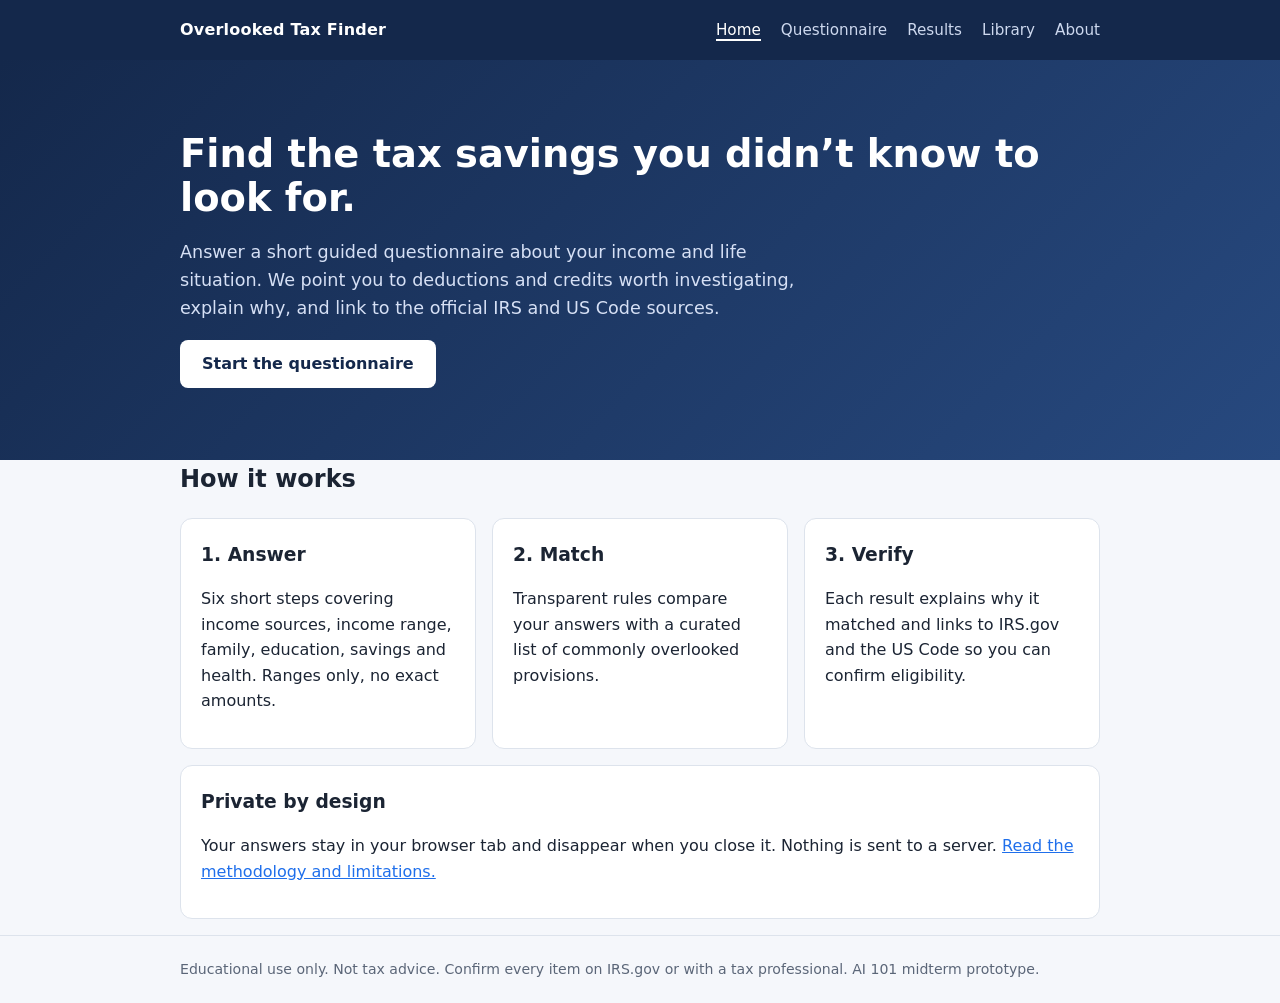
<file: index.html>
<!DOCTYPE html><html lang="en"><head><meta charset="utf-8"><meta name="viewport" content="width=device-width,initial-scale=1"><link rel="stylesheet" href="style.css"><title>Overlooked Tax Finder</title></head><body>
<section class="hero"><div class="wrap"><h1>Find the tax savings you didn’t know to look for.</h1>
<p>Answer a short guided questionnaire about your income and life situation. We point you to deductions and credits worth investigating, explain why, and link to the official IRS and US Code sources.</p>
<a class="btn" href="find.html">Start the questionnaire</a></div></section>
<main class="wrap"><h2>How it works</h2><div class="grid">
<div class="card"><h3>1. Answer</h3><p>Six short steps covering income sources, income range, family, education, savings and health. Ranges only, no exact amounts.</p></div>
<div class="card"><h3>2. Match</h3><p>Transparent rules compare your answers with a curated list of commonly overlooked provisions.</p></div>
<div class="card"><h3>3. Verify</h3><p>Each result explains why it matched and links to IRS.gov and the US Code so you can confirm eligibility.</p></div></div>
<div class="card"><h3>Private by design</h3><p>Your answers stay in your browser tab and disappear when you close it. Nothing is sent to a server. <a href="about.html">Read the methodology and limitations.</a></p></div></main>
<script src="site.js"></script></body></html>
</file>
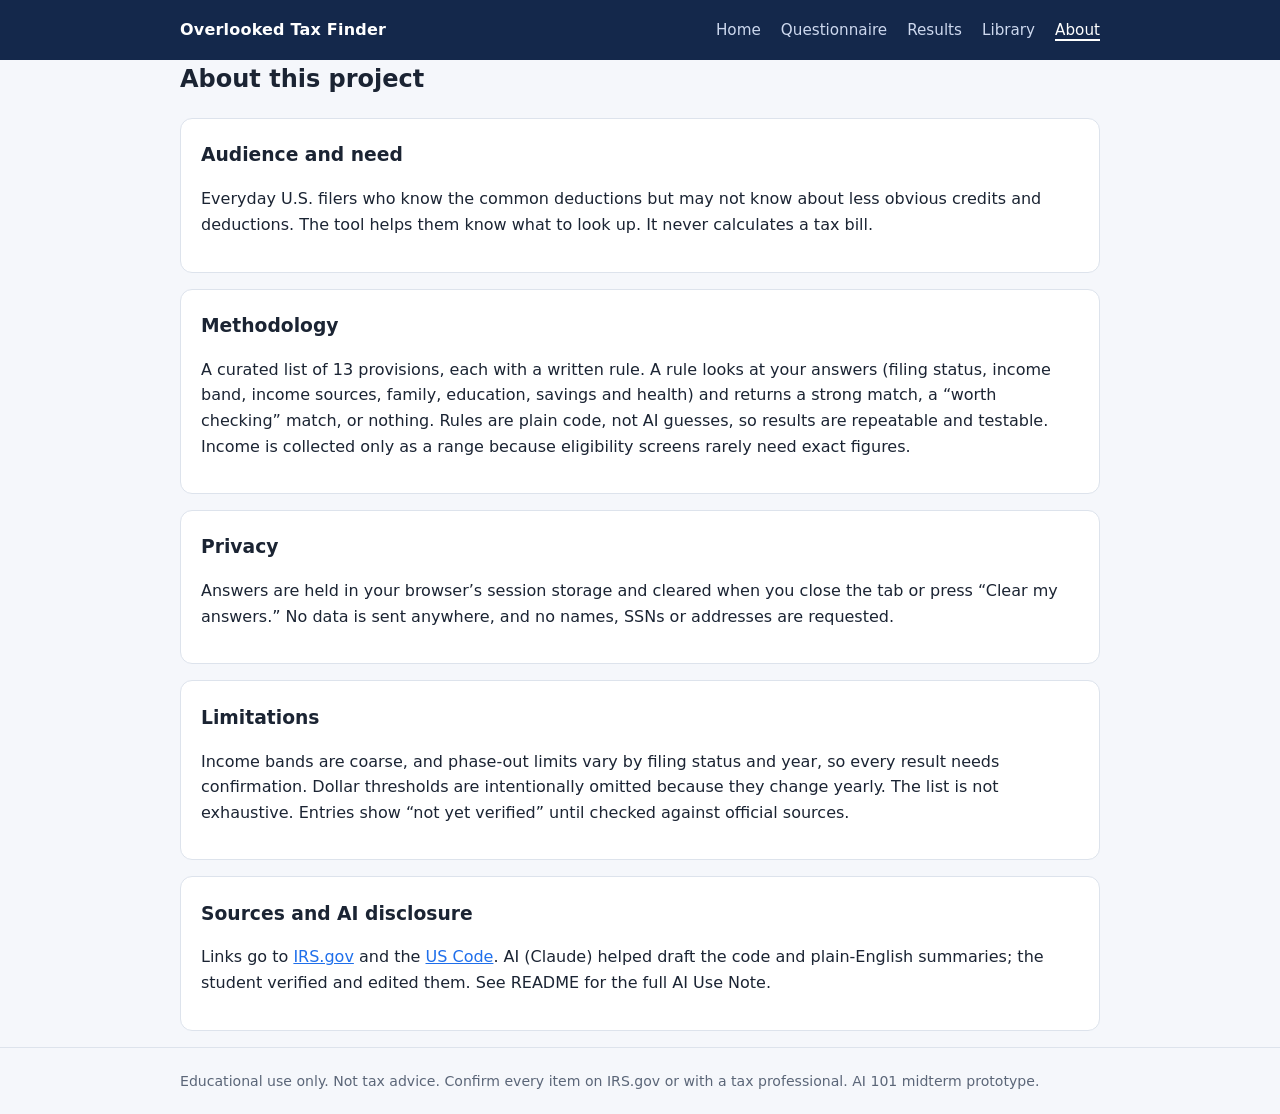
<file: about.html>
<!DOCTYPE html><html lang="en"><head><meta charset="utf-8"><meta name="viewport" content="width=device-width,initial-scale=1"><link rel="stylesheet" href="style.css"><title>About · Overlooked Tax Finder</title></head><body>
<main class="wrap"><h2>About this project</h2>
<div class="card"><h3>Audience and need</h3><p>Everyday U.S. filers who know the common deductions but may not know about less obvious credits and deductions. The tool helps them know what to look up. It never calculates a tax bill.</p></div>
<div class="card"><h3>Methodology</h3><p>A curated list of 13 provisions, each with a written rule. A rule looks at your answers (filing status, income band, income sources, family, education, savings and health) and returns a strong match, a “worth checking” match, or nothing. Rules are plain code, not AI guesses, so results are repeatable and testable. Income is collected only as a range because eligibility screens rarely need exact figures.</p></div>
<div class="card"><h3>Privacy</h3><p>Answers are held in your browser’s session storage and cleared when you close the tab or press “Clear my answers.” No data is sent anywhere, and no names, SSNs or addresses are requested.</p></div>
<div class="card"><h3>Limitations</h3><p>Income bands are coarse, and phase-out limits vary by filing status and year, so every result needs confirmation. Dollar thresholds are intentionally omitted because they change yearly. The list is not exhaustive. Entries show “not yet verified” until checked against official sources.</p></div>
<div class="card"><h3>Sources and AI disclosure</h3><p>Links go to <a href="https://www.irs.gov" target="_blank" rel="noopener">IRS.gov</a> and the <a href="https://uscode.house.gov" target="_blank" rel="noopener">US Code</a>. AI (Claude) helped draft the code and plain-English summaries; the student verified and edited them. See README for the full AI Use Note.</p></div></main>
<script src="site.js"></script></body></html>
</file>
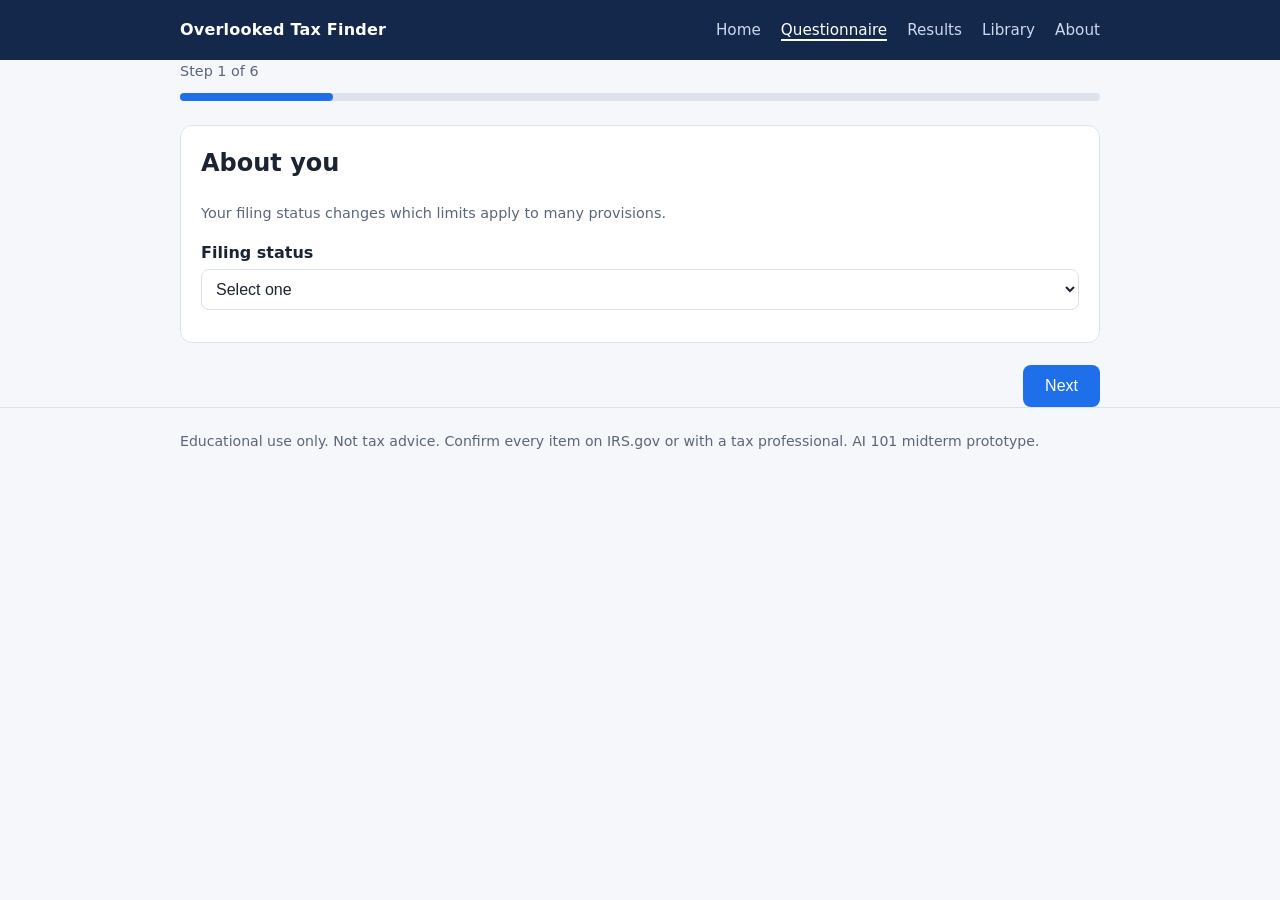
<file: find.html>
<!DOCTYPE html><html lang="en"><head><meta charset="utf-8"><meta name="viewport" content="width=device-width,initial-scale=1"><link rel="stylesheet" href="style.css"><title>Questionnaire · Overlooked Tax Finder</title></head><body>
<main class="wrap"><div id="step" class="mut"></div><div class="bar"><div id="p"></div></div>
<div class="card"><h2 id="t"></h2><p id="i" class="mut"></p><div id="f"></div></div>
<div class="row"><button class="btn alt" id="back">Back</button><button class="btn" id="next">Next</button></div></main>
<script src="data.js"></script><script src="site.js"></script><script>
const S=TAXDATA.sections,a=Site.load()||{};let i=0;
S.forEach(s=>s.fields.forEach(f=>{if(f.type==='select'&&a[f.key]===undefined)a[f.key]='';}));
function render(){const s=S[i];document.getElementById('step').textContent='Step '+(i+1)+' of '+S.length;
 document.getElementById('p').style.width=((i+1)/S.length*100)+'%';document.getElementById('t').textContent=s.title;document.getElementById('i').textContent=s.intro;
 const box=document.getElementById('f');box.replaceChildren();
 s.fields.filter(f=>!f.showIf||a[f.showIf]).forEach(f=>{const w=document.createElement('div'),l=document.createElement('label');
  if(f.type==='check'){w.className='field chk';const c=document.createElement('input');c.type='checkbox';c.checked=!!a[f.key];c.onchange=()=>{a[f.key]=c.checked};l.append(c,f.label);w.append(l)}
  else{w.className='field';l.textContent=f.label;const sel=document.createElement('select');[['','Select one'],...f.options].forEach(([v,t])=>{const o=document.createElement('option');o.value=v;o.textContent=t;sel.append(o)});sel.value=a[f.key];sel.onchange=()=>{a[f.key]=sel.value};w.append(l,sel)}
  box.append(w)});
 document.getElementById('back').style.visibility=i?'visible':'hidden';document.getElementById('next').textContent=i===S.length-1?'See my results':'Next';}
document.getElementById('back').onclick=()=>{Site.save(a);i--;render()};
document.getElementById('next').onclick=()=>{Site.save(a);if(i===S.length-1)location.href='results.html';else{i++;render();window.scrollTo(0,0)}};
render();</script></body></html>
</file>
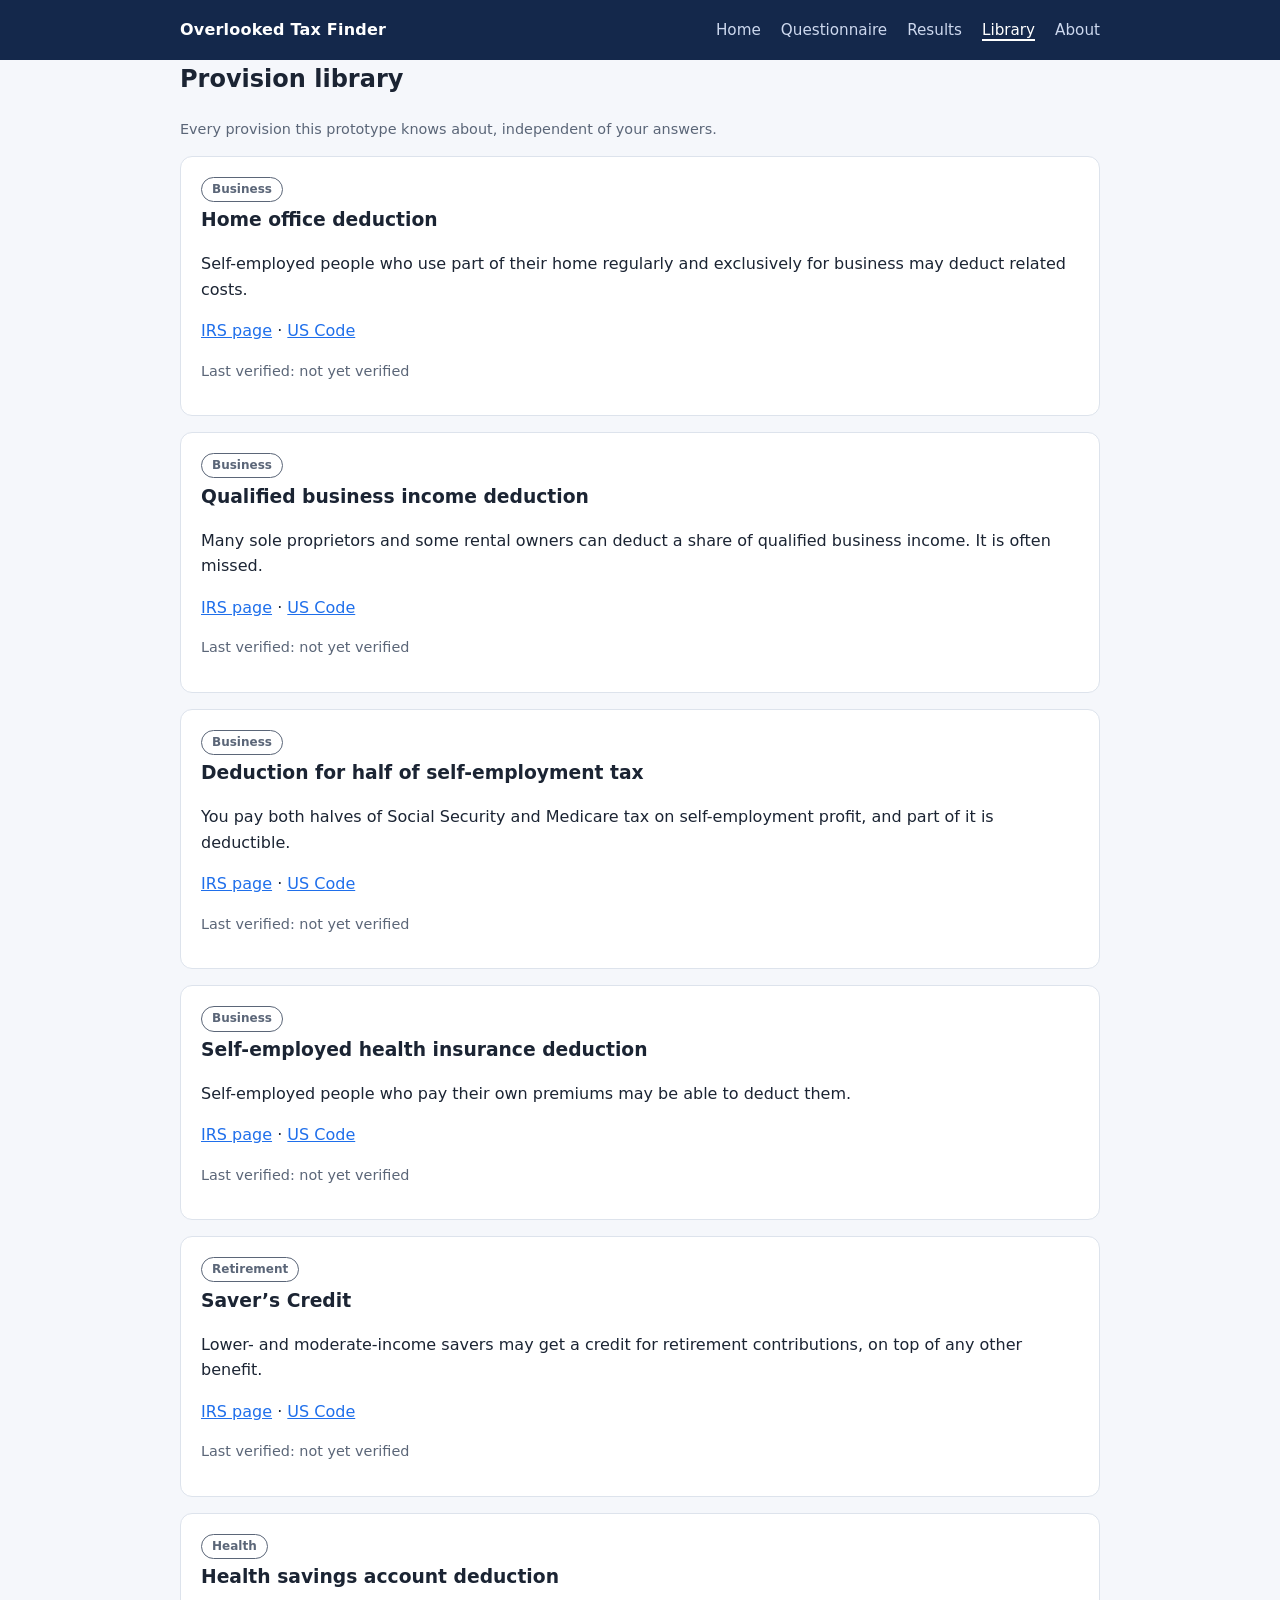
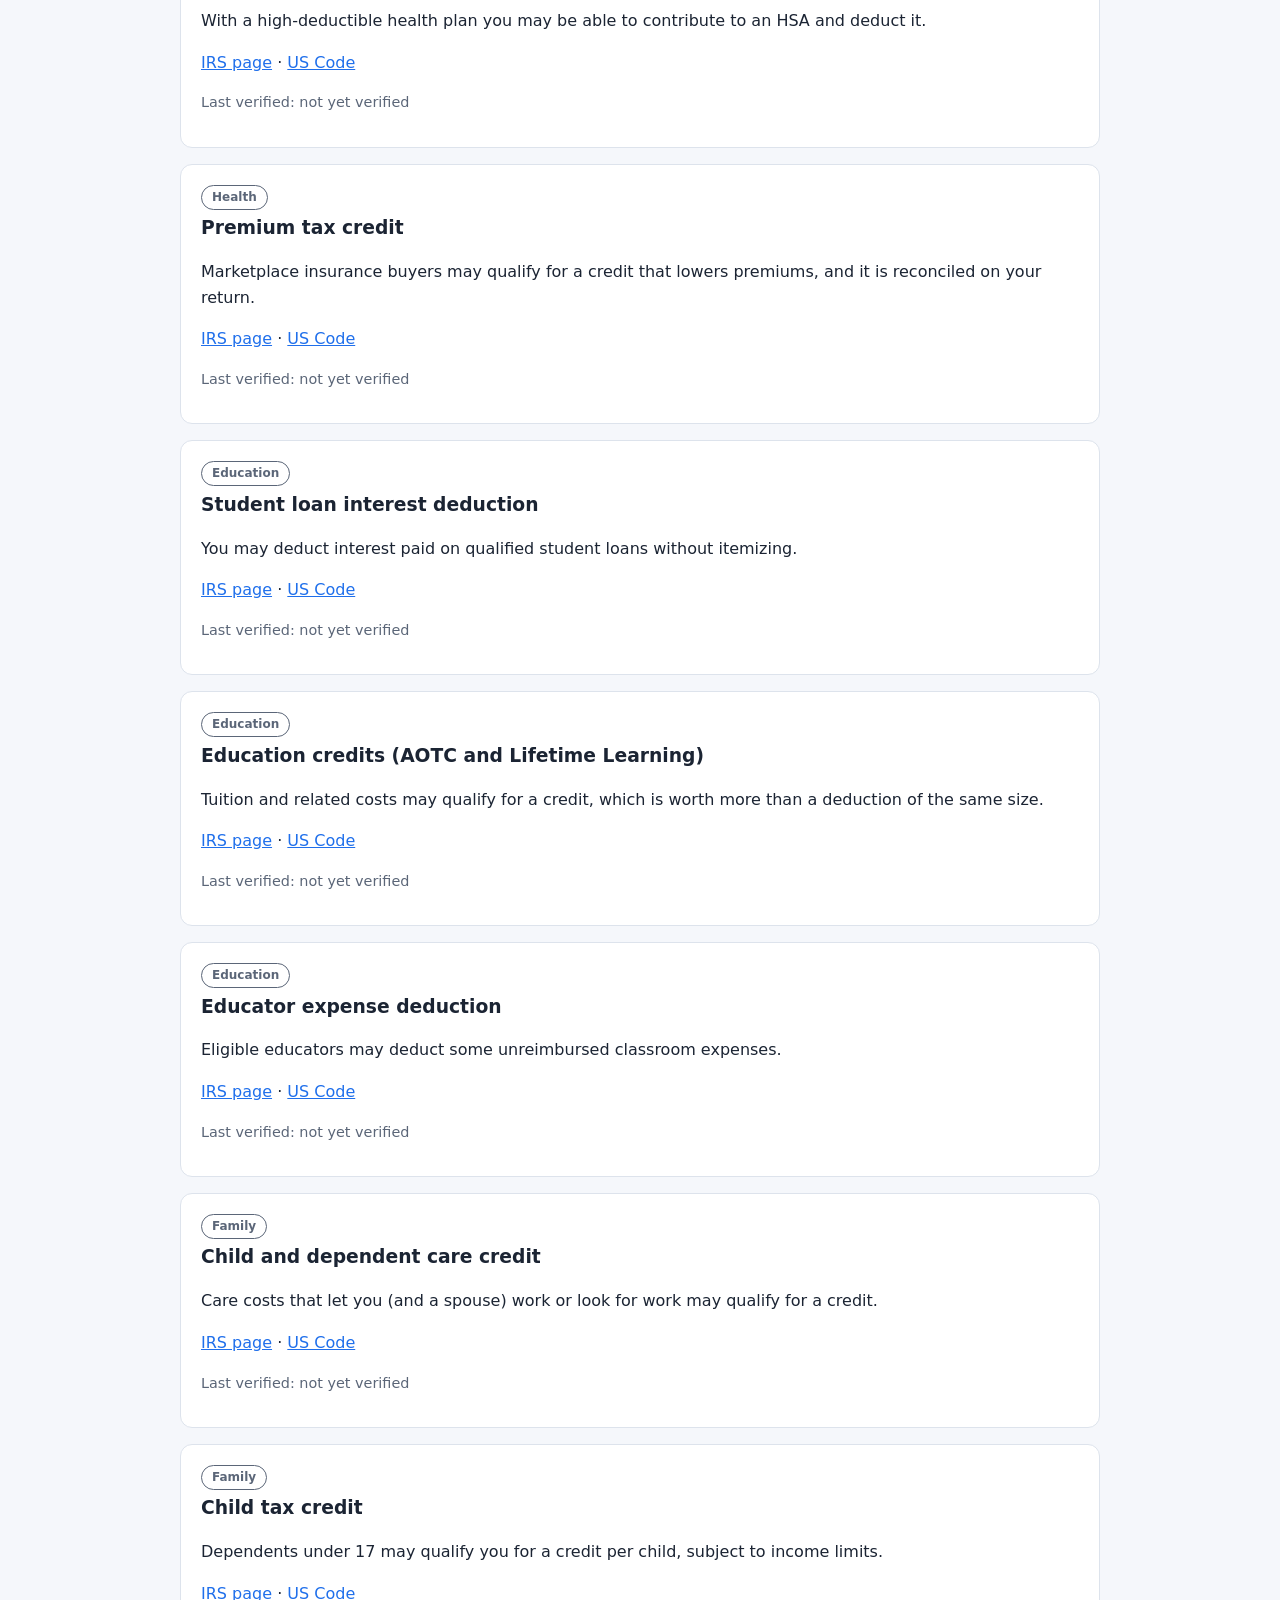
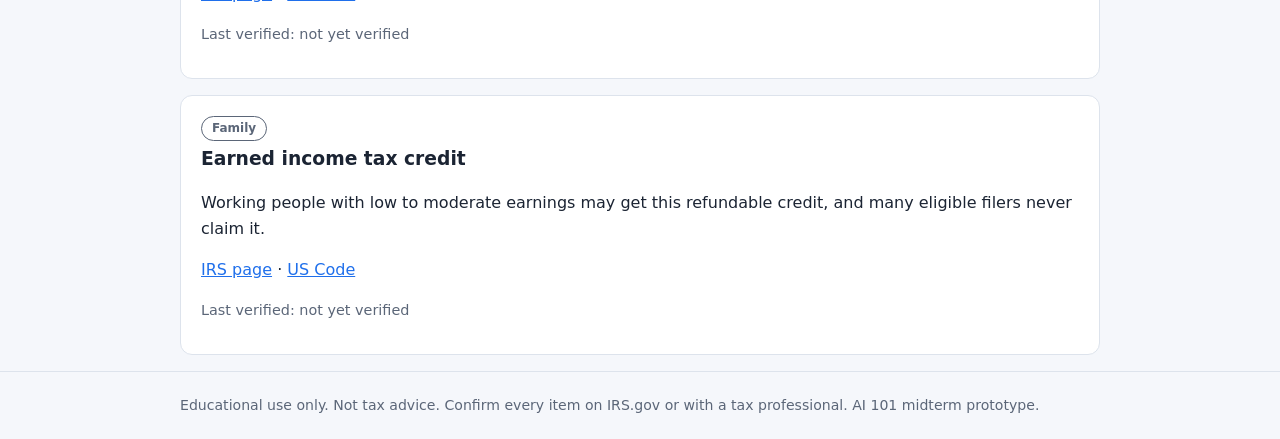
<file: library.html>
<!DOCTYPE html><html lang="en"><head><meta charset="utf-8"><meta name="viewport" content="width=device-width,initial-scale=1"><link rel="stylesheet" href="style.css"><title>Library · Overlooked Tax Finder</title></head><body>
<main class="wrap"><h2>Provision library</h2><p class="mut">Every provision this prototype knows about, independent of your answers.</p><div id="list"></div></main>
<script src="data.js"></script><script src="site.js"></script><script>
const l=document.getElementById('list');TAXDATA.provisions.forEach(p=>l.append(Site.card({...p,because:null,matchLevel:null})));</script></body></html>
</file>
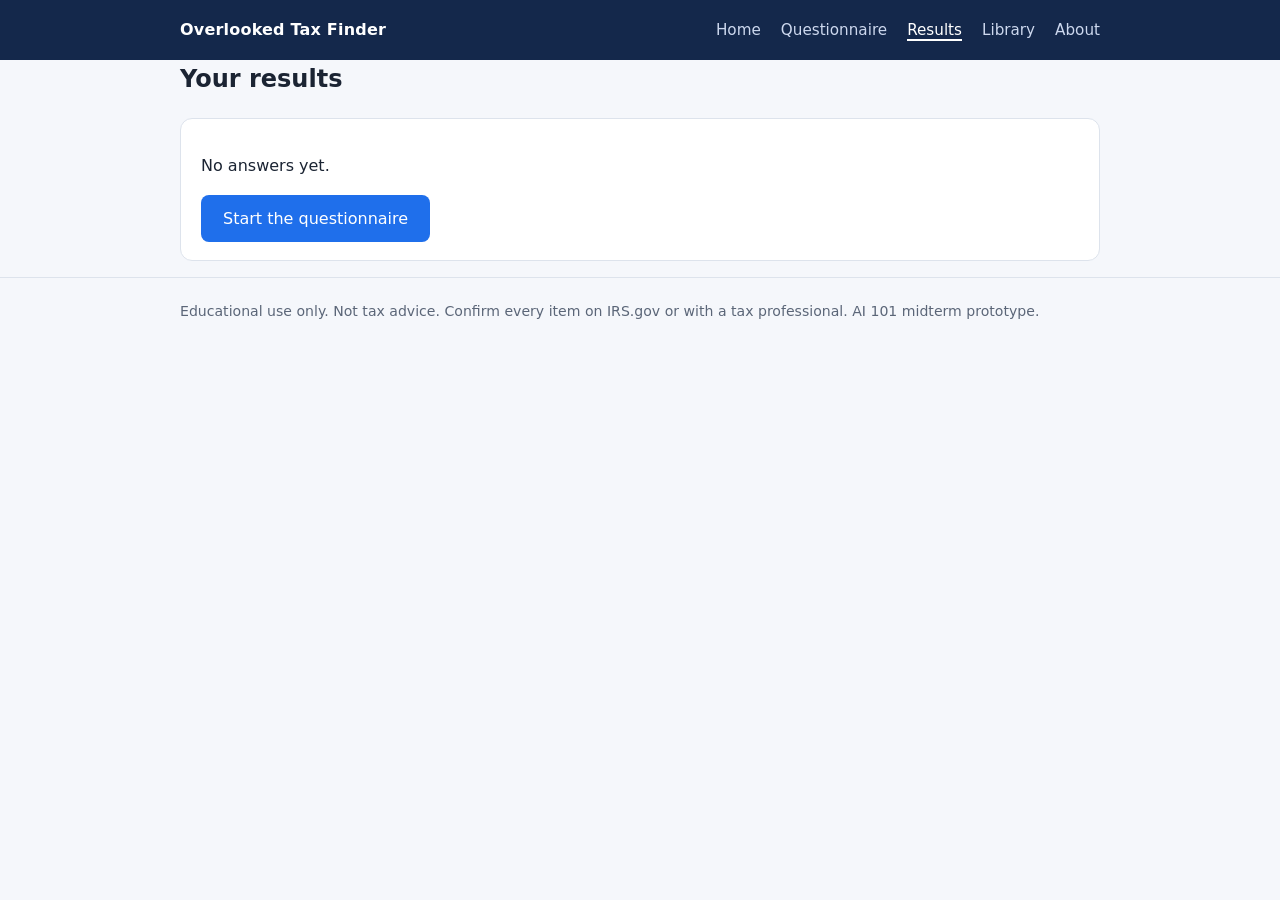
<file: results.html>
<!DOCTYPE html><html lang="en"><head><meta charset="utf-8"><meta name="viewport" content="width=device-width,initial-scale=1"><link rel="stylesheet" href="style.css"><title>Results · Overlooked Tax Finder</title></head><body>
<main class="wrap" id="m"><h2>Your results</h2><div id="out"></div></main>
<script src="data.js"></script><script src="matcher.js"></script><script src="site.js"></script><script>
const a=Site.load(),out=document.getElementById('out');
if(!a){out.innerHTML='<div class="card"><p>No answers yet.</p><a class="btn" href="find.html">Start the questionnaire</a></div>'}
else{const Q=Object.fromEntries(TAXDATA.questions.map(q=>[q.key,q.label]));const lab=(k)=>{const q=TAXDATA.questions.find(x=>x.key===k);return q.options?(q.options.find(o=>o[0]===a[k])||[])[1]:Q[k]};
 const src=['wages','selfEmp','invest','rental','retireInc','ssBenefits','unemployment'].filter(k=>a[k]).map(k=>Q[k].split(' (')[0]);
 const sum=document.createElement('div');sum.className='card';const dl=document.createElement('dl');
 [['Filing status',lab('filing')],['Household income',lab('income')],['Income sources',src.length?src.join('; '):'None selected'],['Dependents',(lab('dependents')||'')+(a.kidsUnder17>0?' ('+lab('kidsUnder17')+' under 17)':'')]].forEach(([k,v])=>{const t=document.createElement('dt'),d=document.createElement('dd');t.textContent=k;d.textContent=v||'Not provided';dl.append(t,d)});
 const h=document.createElement('h3');h.textContent='Your profile';sum.append(h,dl);out.append(sum);
 const keys=TAXDATA.questions.map(q=>q.key);
 const hits=TAXMATCH.match(a,TAXDATA.provisions).map(p=>({...p,because:p.because.filter(k=>a[k]&&a[k]!=='0'&&a[k]!==false).map(k=>TAXDATA.questions.find(q=>q.key===k)).filter(Boolean).map(q=>q.options?q.label+': '+lab(q.key):q.label).join('; ')}));
 [['likely','Strong matches'],['check','Worth checking']].forEach(([lv,title])=>{const g=hits.filter(p=>p.matchLevel===lv);if(!g.length)return;const e=document.createElement('h2');e.textContent=title+' ('+g.length+')';out.append(e);g.forEach(p=>out.append(Site.card(p)))});
 if(!hits.length){const c=document.createElement('div');c.className='card';c.textContent='No provisions matched your answers. Review your answers, or browse the library.';out.append(c)}
 const r=document.createElement('div');r.className='row noprint';r.innerHTML='<a class="btn alt" href="find.html">Edit answers</a><button class="btn alt" onclick="window.print()">Print</button><button class="btn" id="clr">Clear my answers</button>';out.append(r);
 document.getElementById('clr').onclick=()=>{Site.clear();location.href='index.html'}}
</script></body></html>
</file>
<file: style.css>
:root{--navy:#14284b;--acc:#1f6feb;--bg:#f5f7fb;--card:#fff;--text:#1b2433;--mut:#5b6678;--line:#dde3ec;--ok:#0f7b45;--warn:#9a6700}
@media(prefers-color-scheme:dark){:root{--navy:#0d1830;--acc:#6ea8ff;--bg:#0f141d;--card:#171e2b;--text:#e8edf5;--mut:#9aa7ba;--line:#2a3447;--ok:#4cc38a;--warn:#e3b341}}
*{box-sizing:border-box}body{margin:0;font:16px/1.6 system-ui,-apple-system,"Segoe UI",sans-serif;background:var(--bg);color:var(--text)}
a{color:var(--acc)}.wrap{max-width:960px;margin:0 auto;padding:0 20px}
header{background:var(--navy);position:sticky;top:0;z-index:5}header .wrap{display:flex;align-items:center;justify-content:space-between;height:60px}
.brand{color:#fff;font-weight:700;text-decoration:none;letter-spacing:.2px}nav a{color:#cdd8ee;text-decoration:none;margin-left:20px;font-size:.95rem}nav a.on,nav a:hover{color:#fff;border-bottom:2px solid #fff}
.hero{background:linear-gradient(135deg,var(--navy),#27497f);color:#fff;padding:72px 0}.hero h1{font-size:2.4rem;line-height:1.15;margin:0 0 14px}.hero p{max-width:620px;color:#d6e0f5;font-size:1.1rem}
.btn{display:inline-block;background:var(--acc);color:#fff;border:0;border-radius:8px;padding:11px 22px;font-size:1rem;cursor:pointer;text-decoration:none}.btn.alt{background:transparent;color:var(--acc);border:1px solid var(--acc)}.hero .btn{background:#fff;color:var(--navy);font-weight:600}
main{padding:36px 0 56px}h2{margin-top:0}.grid{display:grid;grid-template-columns:repeat(auto-fit,minmax(250px,1fr));gap:16px}
.card{background:var(--card);border:1px solid var(--line);border-radius:12px;padding:18px 20px;margin-bottom:16px}.card h3{margin:.2rem 0 .4rem}
.badge{display:inline-block;font-size:.75rem;font-weight:700;border-radius:99px;padding:2px 10px;border:1px solid currentColor;margin-right:6px}.badge.likely{color:var(--ok)}.badge.check{color:var(--warn)}.badge.cat{color:var(--mut)}
.mut{color:var(--mut);font-size:.9rem}.bar{height:8px;background:var(--line);border-radius:9px;margin:10px 0 24px}.bar div{height:100%;background:var(--acc);border-radius:9px;transition:width .3s}
.field{margin:14px 0}.field label{display:block;font-weight:600;margin-bottom:4px}.field.chk label{display:flex;gap:10px;font-weight:400;align-items:flex-start}
select{width:100%;padding:10px;border-radius:8px;border:1px solid var(--line);background:var(--card);color:var(--text);font-size:1rem}.row{display:flex;justify-content:space-between;margin-top:22px;gap:10px}
dl{display:grid;grid-template-columns:max-content 1fr;gap:6px 18px;margin:0}dt{color:var(--mut)}dd{margin:0}footer{border-top:1px solid var(--line);padding:22px 0;color:var(--mut);font-size:.88rem}
@media print{header,footer,.row,.noprint{display:none}}
</file>
